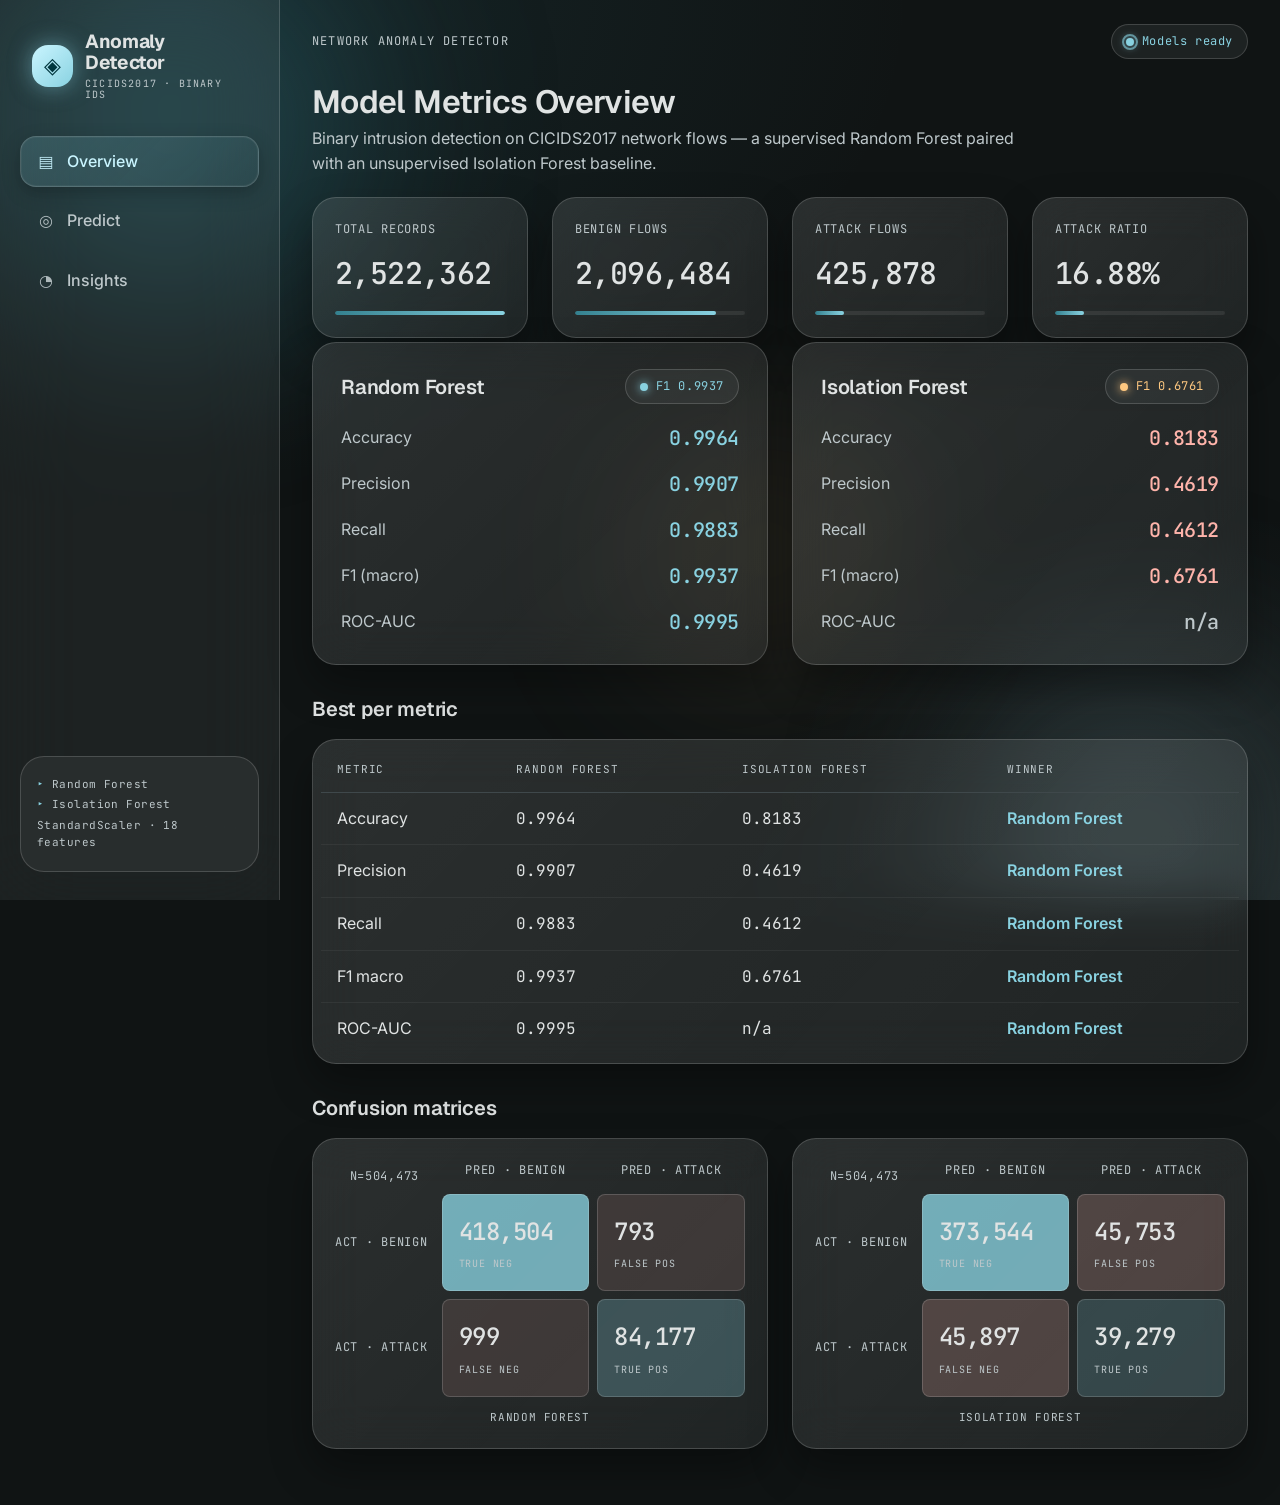
<file: docs/index.html>
<!DOCTYPE html>
<html lang="en">
<head>
  <meta charset="utf-8">
  <meta name="viewport" content="width=device-width, initial-scale=1.0">
  <title>Overview — Network Anomaly Detector</title>
  <link rel="preconnect" href="https://fonts.googleapis.com">
  <link rel="preconnect" href="https://fonts.gstatic.com" crossorigin>
  <link href="https://fonts.googleapis.com/css2?family=Geist:wght@500;600;700&family=Inter:wght@400;500;600&family=JetBrains+Mono:wght@400;500;700&display=swap" rel="stylesheet">
  <link rel="stylesheet" href="static/style.css">
</head>
<body>
  <div class="liquid-bg" aria-hidden="true">
    <div class="blob blob-1"></div>
    <div class="blob blob-2"></div>
    <div class="blob blob-3"></div>
  </div>

  <div class="layout">
    <nav class="sidebar">
      <div class="brand">
        <span class="brand-mark">◈</span>
        <span class="brand-text">Anomaly Detector<small>CICIDS2017 · Binary IDS</small></span>
      </div>
      <ul class="nav-links">
        <li><a href="index.html" class="active"><span class="ico">▤</span> Overview</a></li>
        <li><a href="predict.html" class=""><span class="ico">◎</span> Predict</a></li>
        <li><a href="insights.html" class=""><span class="ico">◔</span> Insights</a></li>
      </ul>
      <div class="sidebar-footer">
        <p><span class="accent">▸</span> Random Forest</p>
        <p><span class="accent">▸</span> Isolation Forest</p>
        <p>StandardScaler · 18 features</p>
      </div>
    </nav>

    <main class="content">
      <div class="topbar">
        <span class="crumb">Network Anomaly Detector</span>
        
          
            <span class="chip ready pulse"><span class="dot"></span> Models ready</span>
          
        
      </div>

      
        
      

      

      
<header>
  <h1>Model Metrics Overview</h1>
  <p class="subtitle">Binary intrusion detection on CICIDS2017 network flows —
  a supervised Random Forest paired with an unsupervised Isolation Forest baseline.</p>
</header>


  
  <section class="stat-strip">
    <div class="stat glass">
      <span class="data-sm stat-label">Total records</span>
      <span class="stat-num">2,522,362</span>
      <div class="bar"><span style="width:100%"></span></div>
    </div>
    <div class="stat glass">
      <span class="data-sm stat-label">Benign flows</span>
      <span class="stat-num good">2,096,484</span>
      <div class="bar"><span style="width:83.1%"></span></div>
    </div>
    <div class="stat glass">
      <span class="data-sm stat-label">Attack flows</span>
      <span class="stat-num bad">425,878</span>
      <div class="bar"><span style="width:16.9%"></span></div>
    </div>
    <div class="stat glass">
      <span class="data-sm stat-label">Attack ratio</span>
      <span class="stat-num">16.88%</span>
      <div class="bar"><span style="width:16.9%"></span></div>
    </div>
  </section>

  <section class="cards">
    
    <div class="card glass">
      <div class="card-head">
        <h2>Random Forest</h2>
        <span class="chip ready">
          <span class="dot"></span> F1 0.9937
        </span>
      </div>
      <dl class="metrics">
        <dt>Accuracy</dt><dd class="good">0.9964</dd>
        <dt>Precision</dt><dd class="good">0.9907</dd>
        <dt>Recall</dt><dd class="good">0.9883</dd>
        <dt>F1 (macro)</dt><dd class="good">0.9937</dd>
        <dt>ROC-AUC</dt><dd class="good">0.9995</dd>
      </dl>
    </div>
    
    <div class="card glass">
      <div class="card-head">
        <h2>Isolation Forest</h2>
        <span class="chip warn">
          <span class="dot"></span> F1 0.6761
        </span>
      </div>
      <dl class="metrics">
        <dt>Accuracy</dt><dd class="bad">0.8183</dd>
        <dt>Precision</dt><dd class="bad">0.4619</dd>
        <dt>Recall</dt><dd class="bad">0.4612</dd>
        <dt>F1 (macro)</dt><dd class="bad">0.6761</dd>
        <dt>ROC-AUC</dt><dd class="na">n/a</dd>
      </dl>
    </div>
    
  </section>

  
  
  <section>
    <h2>Best per metric</h2>
    <div class="glass table-wrap">
      <table class="compare">
        <thead><tr><th>Metric</th><th>Random Forest</th><th>Isolation Forest</th><th>Winner</th></tr></thead>
        <tbody>
          
          
          
          <tr>
            <td>Accuracy</td>
            <td class="mono">0.9964</td><td class="mono">0.8183</td>
            <td class="winner">Random Forest</td>
          </tr>
          
          
          
          <tr>
            <td>Precision</td>
            <td class="mono">0.9907</td><td class="mono">0.4619</td>
            <td class="winner">Random Forest</td>
          </tr>
          
          
          
          <tr>
            <td>Recall</td>
            <td class="mono">0.9883</td><td class="mono">0.4612</td>
            <td class="winner">Random Forest</td>
          </tr>
          
          
          
          <tr>
            <td>F1 macro</td>
            <td class="mono">0.9937</td><td class="mono">0.6761</td>
            <td class="winner">Random Forest</td>
          </tr>
          
          
          
          <tr>
            <td>ROC-AUC</td>
            <td class="mono">0.9995</td><td class="mono">n/a</td>
            <td class="winner">Random Forest</td>
          </tr>
          
        </tbody>
      </table>
    </div>
  </section>
  

  
  <section>
    <h2>Confusion matrices</h2>
    <div class="chart-row">
      



<figure class="glass chartcard">
  <div class="cm">
    <div class="cm-corner data-sm">n=504,473</div>
    <div class="cm-colh data-sm">Pred · Benign</div>
    <div class="cm-colh data-sm">Pred · Attack</div>
    <div class="cm-rowh data-sm">Act · Benign</div>
    <div class="cm-cell correct" style="--o:0.78"><span class="v">418,504</span><span class="k">True Neg</span></div>
    <div class="cm-cell wrong" style="--o:0.121"><span class="v">793</span><span class="k">False Pos</span></div>
    <div class="cm-rowh data-sm">Act · Attack</div>
    <div class="cm-cell wrong" style="--o:0.122"><span class="v">999</span><span class="k">False Neg</span></div>
    <div class="cm-cell correct" style="--o:0.253"><span class="v">84,177</span><span class="k">True Pos</span></div>
  </div>
  <figcaption>Random Forest</figcaption>
</figure>

      



<figure class="glass chartcard">
  <div class="cm">
    <div class="cm-corner data-sm">n=504,473</div>
    <div class="cm-colh data-sm">Pred · Benign</div>
    <div class="cm-colh data-sm">Pred · Attack</div>
    <div class="cm-rowh data-sm">Act · Benign</div>
    <div class="cm-cell correct" style="--o:0.78"><span class="v">373,544</span><span class="k">True Neg</span></div>
    <div class="cm-cell wrong" style="--o:0.201"><span class="v">45,753</span><span class="k">False Pos</span></div>
    <div class="cm-rowh data-sm">Act · Attack</div>
    <div class="cm-cell wrong" style="--o:0.201"><span class="v">45,897</span><span class="k">False Neg</span></div>
    <div class="cm-cell correct" style="--o:0.189"><span class="v">39,279</span><span class="k">True Pos</span></div>
  </div>
  <figcaption>Isolation Forest</figcaption>
</figure>

    </div>
  </section>
  


    </main>
  </div>
</body>
</html>
</file>
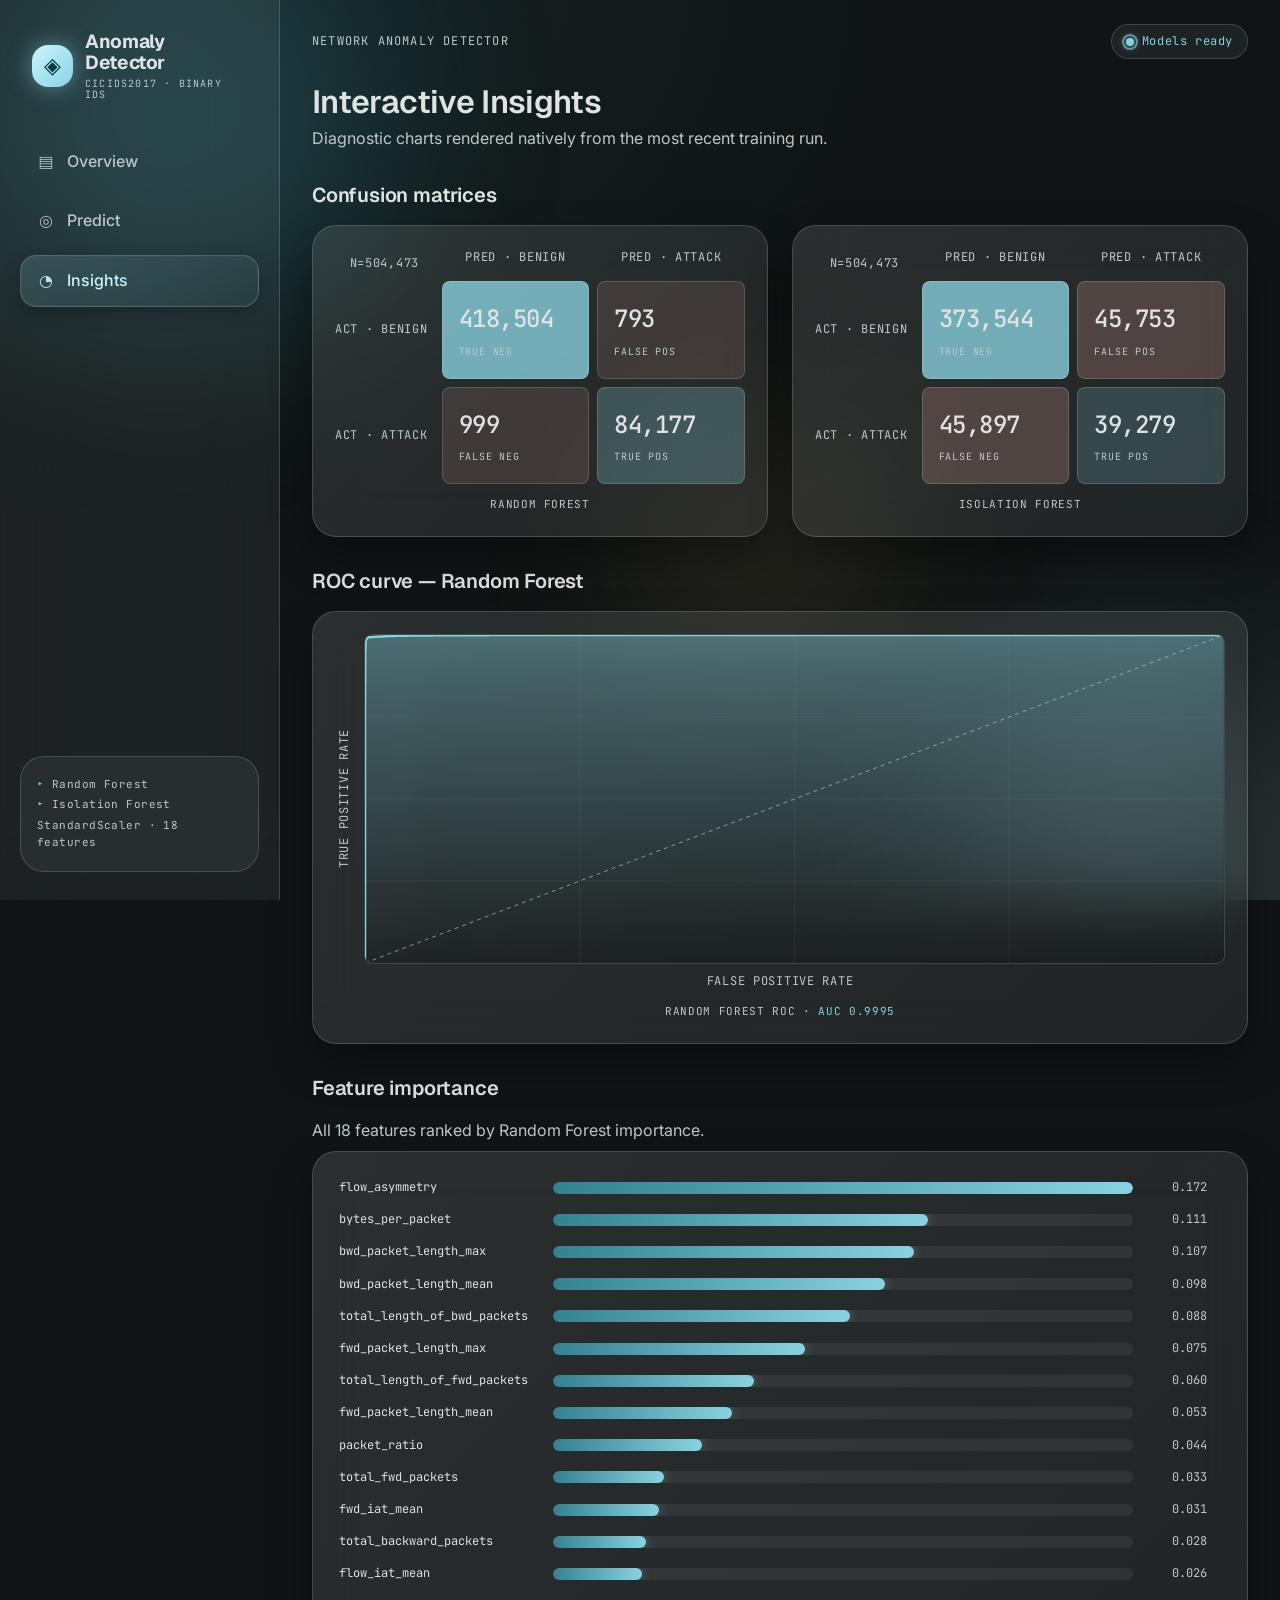
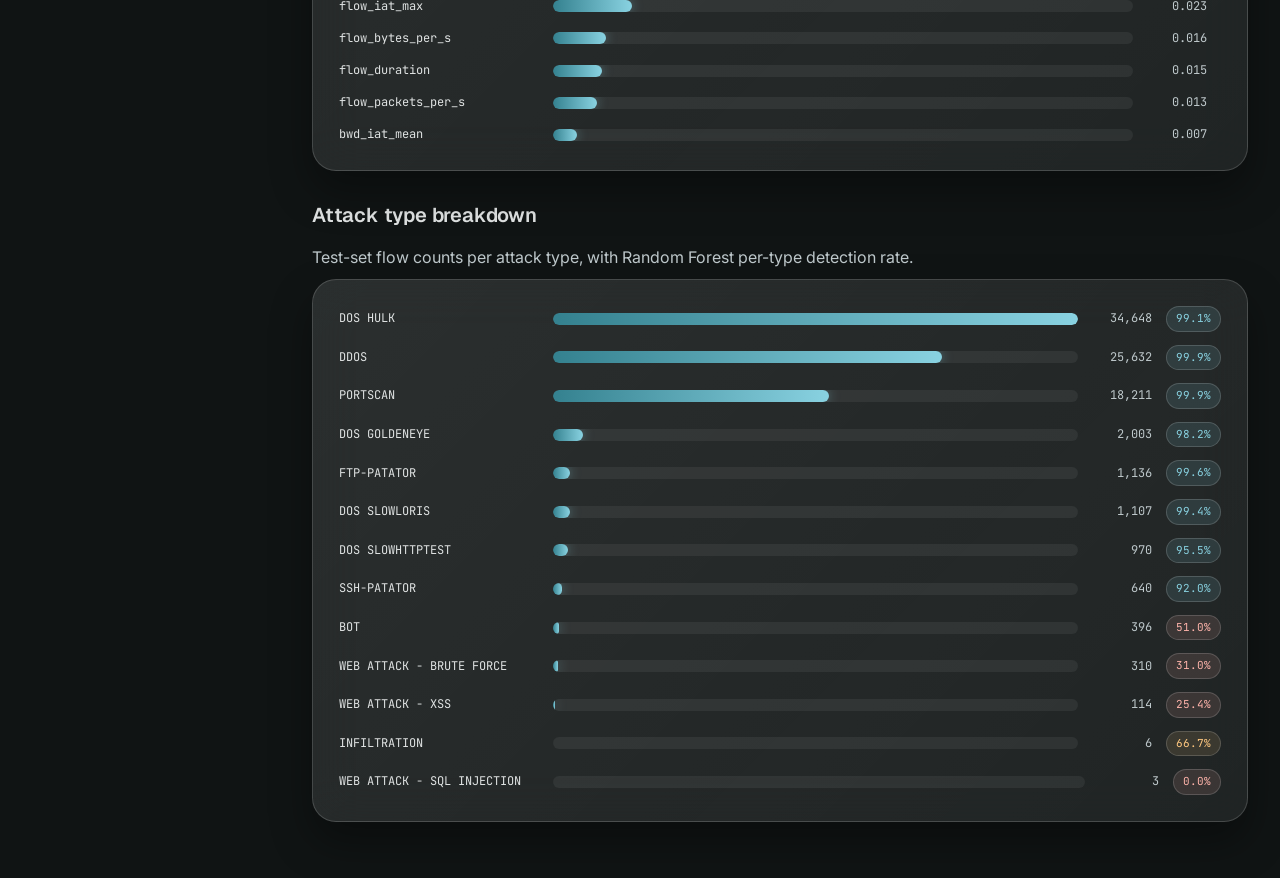
<file: docs/insights.html>
<!DOCTYPE html>
<html lang="en">
<head>
  <meta charset="utf-8">
  <meta name="viewport" content="width=device-width, initial-scale=1.0">
  <title>Insights — Network Anomaly Detector</title>
  <link rel="preconnect" href="https://fonts.googleapis.com">
  <link rel="preconnect" href="https://fonts.gstatic.com" crossorigin>
  <link href="https://fonts.googleapis.com/css2?family=Geist:wght@500;600;700&family=Inter:wght@400;500;600&family=JetBrains+Mono:wght@400;500;700&display=swap" rel="stylesheet">
  <link rel="stylesheet" href="static/style.css">
</head>
<body>
  <div class="liquid-bg" aria-hidden="true">
    <div class="blob blob-1"></div>
    <div class="blob blob-2"></div>
    <div class="blob blob-3"></div>
  </div>

  <div class="layout">
    <nav class="sidebar">
      <div class="brand">
        <span class="brand-mark">◈</span>
        <span class="brand-text">Anomaly Detector<small>CICIDS2017 · Binary IDS</small></span>
      </div>
      <ul class="nav-links">
        <li><a href="index.html" class=""><span class="ico">▤</span> Overview</a></li>
        <li><a href="predict.html" class=""><span class="ico">◎</span> Predict</a></li>
        <li><a href="insights.html" class="active"><span class="ico">◔</span> Insights</a></li>
      </ul>
      <div class="sidebar-footer">
        <p><span class="accent">▸</span> Random Forest</p>
        <p><span class="accent">▸</span> Isolation Forest</p>
        <p>StandardScaler · 18 features</p>
      </div>
    </nav>

    <main class="content">
      <div class="topbar">
        <span class="crumb">Network Anomaly Detector</span>
        
          
            <span class="chip ready pulse"><span class="dot"></span> Models ready</span>
          
        
      </div>

      
        
      

      

      
<header>
  <h1>Interactive Insights</h1>
  <p class="subtitle">Diagnostic charts rendered natively from the most recent training run.</p>
</header>



<section>
  <h2>Confusion matrices</h2>
  <div class="chart-row">
    



<figure class="glass chartcard">
  <div class="cm">
    <div class="cm-corner data-sm">n=504,473</div>
    <div class="cm-colh data-sm">Pred · Benign</div>
    <div class="cm-colh data-sm">Pred · Attack</div>
    <div class="cm-rowh data-sm">Act · Benign</div>
    <div class="cm-cell correct" style="--o:0.78"><span class="v">418,504</span><span class="k">True Neg</span></div>
    <div class="cm-cell wrong" style="--o:0.121"><span class="v">793</span><span class="k">False Pos</span></div>
    <div class="cm-rowh data-sm">Act · Attack</div>
    <div class="cm-cell wrong" style="--o:0.122"><span class="v">999</span><span class="k">False Neg</span></div>
    <div class="cm-cell correct" style="--o:0.253"><span class="v">84,177</span><span class="k">True Pos</span></div>
  </div>
  <figcaption>Random Forest</figcaption>
</figure>

    



<figure class="glass chartcard">
  <div class="cm">
    <div class="cm-corner data-sm">n=504,473</div>
    <div class="cm-colh data-sm">Pred · Benign</div>
    <div class="cm-colh data-sm">Pred · Attack</div>
    <div class="cm-rowh data-sm">Act · Benign</div>
    <div class="cm-cell correct" style="--o:0.78"><span class="v">373,544</span><span class="k">True Neg</span></div>
    <div class="cm-cell wrong" style="--o:0.201"><span class="v">45,753</span><span class="k">False Pos</span></div>
    <div class="cm-rowh data-sm">Act · Attack</div>
    <div class="cm-cell wrong" style="--o:0.201"><span class="v">45,897</span><span class="k">False Neg</span></div>
    <div class="cm-cell correct" style="--o:0.189"><span class="v">39,279</span><span class="k">True Pos</span></div>
  </div>
  <figcaption>Isolation Forest</figcaption>
</figure>

  </div>
</section>


<section>
  <h2>ROC curve — Random Forest</h2>
  

<figure class="glass chartcard">
  <div class="roc-plot">
    <span class="axis-y data-sm">True Positive Rate</span>
    <svg viewBox="0 0 100 100" preserveAspectRatio="none" class="roc-svg" role="img" aria-label="ROC curve">
      <defs>
        <linearGradient id="rocfill" x1="0" y1="0" x2="0" y2="1">
          <stop offset="0%" stop-color="rgba(137,210,225,0.40)"/>
          <stop offset="100%" stop-color="rgba(137,210,225,0)"/>
        </linearGradient>
      </defs>
      
        <line x1="25" y1="0" x2="25" y2="100" class="roc-grid" vector-effect="non-scaling-stroke"/>
        <line x1="0" y1="25" x2="100" y2="25" class="roc-grid" vector-effect="non-scaling-stroke"/>
      
        <line x1="50" y1="0" x2="50" y2="100" class="roc-grid" vector-effect="non-scaling-stroke"/>
        <line x1="0" y1="50" x2="100" y2="50" class="roc-grid" vector-effect="non-scaling-stroke"/>
      
        <line x1="75" y1="0" x2="75" y2="100" class="roc-grid" vector-effect="non-scaling-stroke"/>
        <line x1="0" y1="75" x2="100" y2="75" class="roc-grid" vector-effect="non-scaling-stroke"/>
      
      <line x1="0" y1="100" x2="100" y2="0" class="roc-diag" vector-effect="non-scaling-stroke"/>
      <polygon points="0.0,100.0 0.0,30.64 0.0,27.63 0.0,26.29 0.0,23.73 0.01,18.85 0.01,16.79 0.01,15.2 0.01,14.73 0.02,13.89 0.02,11.6 0.02,10.26 0.03,7.47 0.03,6.05 0.04,4.57 0.06,3.54 0.07,2.8 0.07,2.51 0.07,2.34 0.07,2.2 0.08,2.1 0.08,1.97 0.08,1.88 0.09,1.78 0.09,1.71 0.09,1.65 0.1,1.6 0.11,1.56 0.11,1.53 0.12,1.48 0.13,1.44 0.14,1.4 0.14,1.36 0.15,1.33 0.15,1.29 0.16,1.26 0.17,1.23 0.18,1.19 0.19,1.16 0.2,1.13 0.21,1.07 0.21,1.01 0.22,0.95 0.22,0.89 0.23,0.84 0.23,0.8 0.24,0.77 0.25,0.73 0.27,0.7 0.28,0.69 0.3,0.68 0.33,0.68 0.39,0.67 0.46,0.67 0.49,0.67 0.53,0.67 0.56,0.66 0.6,0.66 0.64,0.66 0.68,0.66 0.7,0.66 0.73,0.65 0.76,0.65 0.8,0.64 0.82,0.64 0.84,0.63 0.87,0.62 0.89,0.61 0.92,0.61 0.94,0.6 0.97,0.59 0.99,0.59 1.03,0.58 1.05,0.57 1.09,0.56 1.12,0.56 1.17,0.55 1.2,0.54 1.24,0.54 1.28,0.53 1.33,0.52 1.39,0.51 1.44,0.51 1.5,0.5 1.57,0.49 1.61,0.48 1.68,0.47 1.79,0.46 1.89,0.45 1.99,0.44 2.16,0.42 2.36,0.39 2.53,0.37 2.73,0.34 2.95,0.31 3.27,0.29 3.5,0.28 3.65,0.26 3.86,0.25 4.1,0.23 4.35,0.23 4.62,0.22 4.78,0.2 4.92,0.2 5.12,0.19 5.29,0.18 5.59,0.18 5.86,0.17 6.08,0.16 6.49,0.15 6.83,0.14 6.95,0.14 7.07,0.14 7.25,0.13 7.62,0.12 8.16,0.11 9.03,0.1 9.43,0.1 10.05,0.09 10.78,0.08 11.25,0.07 11.44,0.07 11.62,0.07 11.67,0.06 12.48,0.06 12.6,0.06 13.06,0.05 13.13,0.05 13.35,0.05 13.42,0.05 13.53,0.05 13.64,0.05 13.72,0.05 13.79,0.04 13.85,0.04 13.98,0.04 14.19,0.04 14.71,0.03 15.0,0.03 16.2,0.03 100.0,0.0 100,100 0,100" fill="url(#rocfill)"/>
      <polyline points="0.0,100.0 0.0,30.64 0.0,27.63 0.0,26.29 0.0,23.73 0.01,18.85 0.01,16.79 0.01,15.2 0.01,14.73 0.02,13.89 0.02,11.6 0.02,10.26 0.03,7.47 0.03,6.05 0.04,4.57 0.06,3.54 0.07,2.8 0.07,2.51 0.07,2.34 0.07,2.2 0.08,2.1 0.08,1.97 0.08,1.88 0.09,1.78 0.09,1.71 0.09,1.65 0.1,1.6 0.11,1.56 0.11,1.53 0.12,1.48 0.13,1.44 0.14,1.4 0.14,1.36 0.15,1.33 0.15,1.29 0.16,1.26 0.17,1.23 0.18,1.19 0.19,1.16 0.2,1.13 0.21,1.07 0.21,1.01 0.22,0.95 0.22,0.89 0.23,0.84 0.23,0.8 0.24,0.77 0.25,0.73 0.27,0.7 0.28,0.69 0.3,0.68 0.33,0.68 0.39,0.67 0.46,0.67 0.49,0.67 0.53,0.67 0.56,0.66 0.6,0.66 0.64,0.66 0.68,0.66 0.7,0.66 0.73,0.65 0.76,0.65 0.8,0.64 0.82,0.64 0.84,0.63 0.87,0.62 0.89,0.61 0.92,0.61 0.94,0.6 0.97,0.59 0.99,0.59 1.03,0.58 1.05,0.57 1.09,0.56 1.12,0.56 1.17,0.55 1.2,0.54 1.24,0.54 1.28,0.53 1.33,0.52 1.39,0.51 1.44,0.51 1.5,0.5 1.57,0.49 1.61,0.48 1.68,0.47 1.79,0.46 1.89,0.45 1.99,0.44 2.16,0.42 2.36,0.39 2.53,0.37 2.73,0.34 2.95,0.31 3.27,0.29 3.5,0.28 3.65,0.26 3.86,0.25 4.1,0.23 4.35,0.23 4.62,0.22 4.78,0.2 4.92,0.2 5.12,0.19 5.29,0.18 5.59,0.18 5.86,0.17 6.08,0.16 6.49,0.15 6.83,0.14 6.95,0.14 7.07,0.14 7.25,0.13 7.62,0.12 8.16,0.11 9.03,0.1 9.43,0.1 10.05,0.09 10.78,0.08 11.25,0.07 11.44,0.07 11.62,0.07 11.67,0.06 12.48,0.06 12.6,0.06 13.06,0.05 13.13,0.05 13.35,0.05 13.42,0.05 13.53,0.05 13.64,0.05 13.72,0.05 13.79,0.04 13.85,0.04 13.98,0.04 14.19,0.04 14.71,0.03 15.0,0.03 16.2,0.03 100.0,0.0 " class="roc-line" vector-effect="non-scaling-stroke"/>
    </svg>
  </div>
  <div class="axis-x data-sm">False Positive Rate</div>
  <figcaption>Random Forest ROC · <span class="good">AUC 0.9995</span></figcaption>
</figure>

</section>



<section>
  <h2>Feature importance</h2>
  <p class="subtitle">All 18 features ranked by Random Forest importance.</p>
  


<div class="glass chartcard bars">
  
  <div class="bar-row">
    <span class="bar-label mono">flow_asymmetry</span>
    <div class="bar-track"><span class="bar-fill" style="width:100.0%"></span></div>
    <span class="bar-val mono">0.172</span>
  </div>
  
  <div class="bar-row">
    <span class="bar-label mono">bytes_per_packet</span>
    <div class="bar-track"><span class="bar-fill" style="width:64.6%"></span></div>
    <span class="bar-val mono">0.111</span>
  </div>
  
  <div class="bar-row">
    <span class="bar-label mono">bwd_packet_length_max</span>
    <div class="bar-track"><span class="bar-fill" style="width:62.3%"></span></div>
    <span class="bar-val mono">0.107</span>
  </div>
  
  <div class="bar-row">
    <span class="bar-label mono">bwd_packet_length_mean</span>
    <div class="bar-track"><span class="bar-fill" style="width:57.2%"></span></div>
    <span class="bar-val mono">0.098</span>
  </div>
  
  <div class="bar-row">
    <span class="bar-label mono">total_length_of_bwd_packets</span>
    <div class="bar-track"><span class="bar-fill" style="width:51.2%"></span></div>
    <span class="bar-val mono">0.088</span>
  </div>
  
  <div class="bar-row">
    <span class="bar-label mono">fwd_packet_length_max</span>
    <div class="bar-track"><span class="bar-fill" style="width:43.5%"></span></div>
    <span class="bar-val mono">0.075</span>
  </div>
  
  <div class="bar-row">
    <span class="bar-label mono">total_length_of_fwd_packets</span>
    <div class="bar-track"><span class="bar-fill" style="width:34.6%"></span></div>
    <span class="bar-val mono">0.060</span>
  </div>
  
  <div class="bar-row">
    <span class="bar-label mono">fwd_packet_length_mean</span>
    <div class="bar-track"><span class="bar-fill" style="width:30.9%"></span></div>
    <span class="bar-val mono">0.053</span>
  </div>
  
  <div class="bar-row">
    <span class="bar-label mono">packet_ratio</span>
    <div class="bar-track"><span class="bar-fill" style="width:25.7%"></span></div>
    <span class="bar-val mono">0.044</span>
  </div>
  
  <div class="bar-row">
    <span class="bar-label mono">total_fwd_packets</span>
    <div class="bar-track"><span class="bar-fill" style="width:19.1%"></span></div>
    <span class="bar-val mono">0.033</span>
  </div>
  
  <div class="bar-row">
    <span class="bar-label mono">fwd_iat_mean</span>
    <div class="bar-track"><span class="bar-fill" style="width:18.3%"></span></div>
    <span class="bar-val mono">0.031</span>
  </div>
  
  <div class="bar-row">
    <span class="bar-label mono">total_backward_packets</span>
    <div class="bar-track"><span class="bar-fill" style="width:16.1%"></span></div>
    <span class="bar-val mono">0.028</span>
  </div>
  
  <div class="bar-row">
    <span class="bar-label mono">flow_iat_mean</span>
    <div class="bar-track"><span class="bar-fill" style="width:15.3%"></span></div>
    <span class="bar-val mono">0.026</span>
  </div>
  
  <div class="bar-row">
    <span class="bar-label mono">flow_iat_max</span>
    <div class="bar-track"><span class="bar-fill" style="width:13.6%"></span></div>
    <span class="bar-val mono">0.023</span>
  </div>
  
  <div class="bar-row">
    <span class="bar-label mono">flow_bytes_per_s</span>
    <div class="bar-track"><span class="bar-fill" style="width:9.2%"></span></div>
    <span class="bar-val mono">0.016</span>
  </div>
  
  <div class="bar-row">
    <span class="bar-label mono">flow_duration</span>
    <div class="bar-track"><span class="bar-fill" style="width:8.5%"></span></div>
    <span class="bar-val mono">0.015</span>
  </div>
  
  <div class="bar-row">
    <span class="bar-label mono">flow_packets_per_s</span>
    <div class="bar-track"><span class="bar-fill" style="width:7.5%"></span></div>
    <span class="bar-val mono">0.013</span>
  </div>
  
  <div class="bar-row">
    <span class="bar-label mono">bwd_iat_mean</span>
    <div class="bar-track"><span class="bar-fill" style="width:4.2%"></span></div>
    <span class="bar-val mono">0.007</span>
  </div>
  
</div>

</section>



<section>
  <h2>Attack type breakdown</h2>
  <p class="subtitle">Test-set flow counts per attack type, with Random Forest per-type detection rate.</p>
  


<div class="glass chartcard bars">
  
  <div class="bar-row">
    <span class="bar-label mono">DOS HULK</span>
    <div class="bar-track"><span class="bar-fill" style="width:100.0%"></span></div>
    <span class="bar-val mono">34,648</span>
    <span class="rate good">99.1%</span>
  </div>
  
  <div class="bar-row">
    <span class="bar-label mono">DDOS</span>
    <div class="bar-track"><span class="bar-fill" style="width:74.0%"></span></div>
    <span class="bar-val mono">25,632</span>
    <span class="rate good">99.9%</span>
  </div>
  
  <div class="bar-row">
    <span class="bar-label mono">PORTSCAN</span>
    <div class="bar-track"><span class="bar-fill" style="width:52.6%"></span></div>
    <span class="bar-val mono">18,211</span>
    <span class="rate good">99.9%</span>
  </div>
  
  <div class="bar-row">
    <span class="bar-label mono">DOS GOLDENEYE</span>
    <div class="bar-track"><span class="bar-fill" style="width:5.8%"></span></div>
    <span class="bar-val mono">2,003</span>
    <span class="rate good">98.2%</span>
  </div>
  
  <div class="bar-row">
    <span class="bar-label mono">FTP-PATATOR</span>
    <div class="bar-track"><span class="bar-fill" style="width:3.3%"></span></div>
    <span class="bar-val mono">1,136</span>
    <span class="rate good">99.6%</span>
  </div>
  
  <div class="bar-row">
    <span class="bar-label mono">DOS SLOWLORIS</span>
    <div class="bar-track"><span class="bar-fill" style="width:3.2%"></span></div>
    <span class="bar-val mono">1,107</span>
    <span class="rate good">99.4%</span>
  </div>
  
  <div class="bar-row">
    <span class="bar-label mono">DOS SLOWHTTPTEST</span>
    <div class="bar-track"><span class="bar-fill" style="width:2.8%"></span></div>
    <span class="bar-val mono">970</span>
    <span class="rate good">95.5%</span>
  </div>
  
  <div class="bar-row">
    <span class="bar-label mono">SSH-PATATOR</span>
    <div class="bar-track"><span class="bar-fill" style="width:1.8%"></span></div>
    <span class="bar-val mono">640</span>
    <span class="rate good">92.0%</span>
  </div>
  
  <div class="bar-row">
    <span class="bar-label mono">BOT</span>
    <div class="bar-track"><span class="bar-fill" style="width:1.1%"></span></div>
    <span class="bar-val mono">396</span>
    <span class="rate bad">51.0%</span>
  </div>
  
  <div class="bar-row">
    <span class="bar-label mono">WEB ATTACK - BRUTE FORCE</span>
    <div class="bar-track"><span class="bar-fill" style="width:0.9%"></span></div>
    <span class="bar-val mono">310</span>
    <span class="rate bad">31.0%</span>
  </div>
  
  <div class="bar-row">
    <span class="bar-label mono">WEB ATTACK - XSS</span>
    <div class="bar-track"><span class="bar-fill" style="width:0.3%"></span></div>
    <span class="bar-val mono">114</span>
    <span class="rate bad">25.4%</span>
  </div>
  
  <div class="bar-row">
    <span class="bar-label mono">INFILTRATION</span>
    <div class="bar-track"><span class="bar-fill" style="width:0.0%"></span></div>
    <span class="bar-val mono">6</span>
    <span class="rate ok">66.7%</span>
  </div>
  
  <div class="bar-row">
    <span class="bar-label mono">WEB ATTACK - SQL INJECTION</span>
    <div class="bar-track"><span class="bar-fill" style="width:0.0%"></span></div>
    <span class="bar-val mono">3</span>
    <span class="rate bad">0.0%</span>
  </div>
  
</div>

</section>



    </main>
  </div>
</body>
</html>
</file>
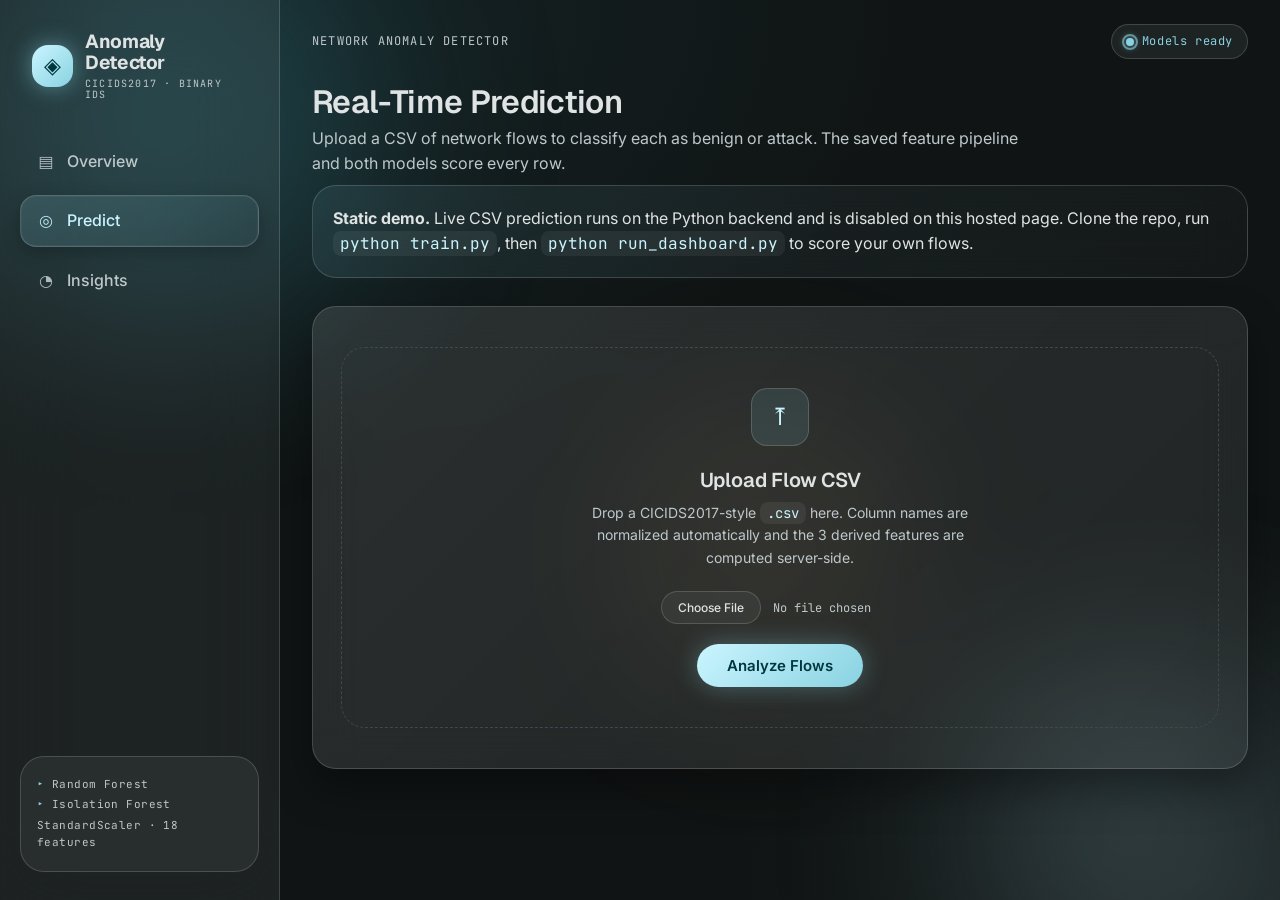
<file: docs/predict.html>
<!DOCTYPE html>
<html lang="en">
<head>
  <meta charset="utf-8">
  <meta name="viewport" content="width=device-width, initial-scale=1.0">
  <title>Predict — Network Anomaly Detector</title>
  <link rel="preconnect" href="https://fonts.googleapis.com">
  <link rel="preconnect" href="https://fonts.gstatic.com" crossorigin>
  <link href="https://fonts.googleapis.com/css2?family=Geist:wght@500;600;700&family=Inter:wght@400;500;600&family=JetBrains+Mono:wght@400;500;700&display=swap" rel="stylesheet">
  <link rel="stylesheet" href="static/style.css">
</head>
<body>
  <div class="liquid-bg" aria-hidden="true">
    <div class="blob blob-1"></div>
    <div class="blob blob-2"></div>
    <div class="blob blob-3"></div>
  </div>

  <div class="layout">
    <nav class="sidebar">
      <div class="brand">
        <span class="brand-mark">◈</span>
        <span class="brand-text">Anomaly Detector<small>CICIDS2017 · Binary IDS</small></span>
      </div>
      <ul class="nav-links">
        <li><a href="index.html" class=""><span class="ico">▤</span> Overview</a></li>
        <li><a href="predict.html" class="active"><span class="ico">◎</span> Predict</a></li>
        <li><a href="insights.html" class=""><span class="ico">◔</span> Insights</a></li>
      </ul>
      <div class="sidebar-footer">
        <p><span class="accent">▸</span> Random Forest</p>
        <p><span class="accent">▸</span> Isolation Forest</p>
        <p>StandardScaler · 18 features</p>
      </div>
    </nav>

    <main class="content">
      <div class="topbar">
        <span class="crumb">Network Anomaly Detector</span>
        
          
            <span class="chip ready pulse"><span class="dot"></span> Models ready</span>
          
        
      </div>

      
        
      

      

      
<header>
  <h1>Real-Time Prediction</h1>
  <p class="subtitle">Upload a CSV of network flows to classify each as benign or
  attack. The saved feature pipeline and both models score every row.</p>
</header>


<div class="notice">
  <p><strong>Static demo.</strong> Live CSV prediction runs on the Python backend and
  is disabled on this hosted page. Clone the repo, run <code>python train.py</code>,
  then <code>python run_dashboard.py</code> to score your own flows.</p>
</div>



<section>
  <form class="upload-form glass" method="post" enctype="multipart/form-data">
    <div class="drop">
      <div class="upload-icon">⤒</div>
      <h2>Upload Flow CSV</h2>
      <p class="hint">Drop a CICIDS2017-style <code>.csv</code> here. Column names are
      normalized automatically and the 3 derived features are computed server-side.</p>
      <input type="file" id="file" name="file" accept=".csv" disabled>
      <div><button type="submit" class="btn" disabled>Analyze Flows</button></div>
    </div>
  </form>
</section>




    </main>
  </div>
</body>
</html>
</file>
<file: docs/static/style.css>
/* ==========================================================================
   Network Anomaly Detector — "Liquid Intelligence" glassmorphic theme.
   Design tokens adapted from DESIGN.md (teal/slate dark palette, frosted glass,
   Geist / Inter / JetBrains Mono). Functionality unchanged from the base app.
   ========================================================================== */

:root {
  /* Surfaces & neutrals */
  --background: #101414;
  --surface-container-lowest: #0b0f0f;
  --surface-container-low: #181c1d;
  --surface-container: #1c2021;
  --surface-container-high: #272b2b;
  --surface-container-highest: #313636;
  --on-surface: #e0e3e3;
  --on-surface-variant: #bec8cb;
  --outline: #899295;
  --outline-variant: #3f484b;

  /* Accents */
  --primary: #caf5ff;          /* light cyan text/accent */
  --primary-glow: #89d2e1;     /* teal glow / good state */
  --teal-deep: #34818f;        /* liquid mesh */
  --slate: #617b81;            /* liquid mesh */
  --secondary: #b0cbd2;
  --tertiary: #ffc880;         /* amber — warnings / acceptable */
  --tertiary-dim: #f3bd76;
  --error: #ffb4ab;            /* danger / needs attention */

  /* Glass recipe */
  --glass-fill: rgba(116, 120, 120, 0.14);
  --glass-fill-strong: rgba(116, 120, 120, 0.22);
  --glass-border: rgba(255, 255, 255, 0.16);
  --glass-blur: blur(24px);
  --sidebar-blur: blur(40px);
  --card-shadow: 0 20px 40px rgba(0, 0, 0, 0.34);

  /* Type */
  --font-head: "Geist", "Inter", system-ui, sans-serif;
  --font-body: "Inter", system-ui, sans-serif;
  --font-mono: "JetBrains Mono", "SFMono-Regular", "Consolas", monospace;

  /* Shape & spacing */
  --r-sm: 0.5rem;
  --r: 1rem;
  --r-md: 1.5rem;
  --r-lg: 2rem;
  --r-full: 9999px;
  --sidebar-w: 280px;
  --pad: 32px;
  --gutter: 24px;
}

* { box-sizing: border-box; }

html, body { height: 100%; }

body {
  margin: 0;
  font-family: var(--font-body);
  font-size: 16px;
  line-height: 1.6;
  color: var(--on-surface);
  background: var(--background);
  -webkit-font-smoothing: antialiased;
}

/* --- Animated "liquid" background ---------------------------------------- */
.liquid-bg {
  position: fixed;
  inset: 0;
  z-index: -1;
  overflow: hidden;
  background:
    radial-gradient(1200px 800px at 15% 0%, rgba(52, 129, 143, 0.16), transparent 60%),
    radial-gradient(1000px 700px at 100% 100%, rgba(97, 123, 129, 0.14), transparent 55%),
    var(--background);
}
.liquid-bg .blob {
  position: absolute;
  border-radius: 50%;
  filter: blur(90px);
  opacity: 0.55;
  will-change: transform;
}
.blob-1 { width: 540px; height: 540px; top: -140px; left: -100px;
  background: radial-gradient(circle, var(--teal-deep), transparent 70%);
  animation: drift1 26s ease-in-out infinite; }
.blob-2 { width: 460px; height: 460px; bottom: -160px; right: -80px;
  background: radial-gradient(circle, var(--slate), transparent 70%);
  animation: drift2 32s ease-in-out infinite; }
.blob-3 { width: 380px; height: 380px; top: 40%; left: 45%;
  background: radial-gradient(circle, rgba(255, 200, 128, 0.30), transparent 70%);
  animation: drift3 38s ease-in-out infinite; }

@keyframes drift1 { 0%,100% { transform: translate(0,0) scale(1); } 50% { transform: translate(120px, 80px) scale(1.12); } }
@keyframes drift2 { 0%,100% { transform: translate(0,0) scale(1); } 50% { transform: translate(-100px, -70px) scale(1.08); } }
@keyframes drift3 { 0%,100% { transform: translate(0,0) scale(1); } 50% { transform: translate(-80px, 60px) scale(1.15); } }

@media (prefers-reduced-motion: reduce) {
  .blob { animation: none; }
  .chip.pulse::before { animation: none; }
}

/* --- Layout -------------------------------------------------------------- */
.layout { display: flex; min-height: 100vh; }

/* Sidebar (deepest glass layer) */
.sidebar {
  position: sticky;
  top: 0;
  align-self: flex-start;
  width: var(--sidebar-w);
  flex-shrink: 0;
  height: 100vh;
  padding: 28px 20px;
  display: flex;
  flex-direction: column;
  background: var(--glass-fill);
  backdrop-filter: var(--sidebar-blur);
  -webkit-backdrop-filter: var(--sidebar-blur);
  border-right: 1px solid var(--glass-border);
}
.brand { display: flex; align-items: center; gap: 12px; padding: 4px 12px 28px; }
.brand-mark {
  font-size: 22px;
  width: 42px; height: 42px;
  display: grid; place-items: center;
  color: var(--on-primary, #00363e);
  background: linear-gradient(135deg, var(--primary), var(--primary-glow));
  border-radius: var(--r);
  box-shadow: 0 0 22px rgba(137, 210, 225, 0.5);
}
.brand-text { font-family: var(--font-head); font-weight: 700; font-size: 19px; letter-spacing: -0.02em; line-height: 1.1; }
.brand-text small { display: block; font-family: var(--font-mono); font-size: 10px; font-weight: 400;
  letter-spacing: 0.12em; text-transform: uppercase; color: var(--on-surface-variant); margin-top: 4px; }

.nav-links { list-style: none; margin: 8px 0 0; padding: 0; flex: 1; display: flex; flex-direction: column; gap: 8px; }
.nav-links a {
  display: flex; align-items: center; gap: 12px;
  padding: 12px 16px;
  color: var(--on-surface-variant);
  text-decoration: none;
  border-radius: var(--r);
  font-weight: 500;
  border: 1px solid transparent;
  transition: background 0.2s, color 0.2s, border-color 0.2s;
}
.nav-links a .ico { width: 18px; text-align: center; opacity: 0.9; }
.nav-links a:hover { background: rgba(255, 255, 255, 0.05); color: var(--on-surface); }
.nav-links a.active {
  color: var(--primary);
  background: linear-gradient(135deg, rgba(137, 210, 225, 0.18), rgba(137, 210, 225, 0.06));
  border-color: var(--glass-border);
  box-shadow: inset 0 0 0 1px rgba(255, 255, 255, 0.04), 0 6px 18px rgba(0, 0, 0, 0.25);
}

.sidebar-footer {
  margin-top: 16px;
  padding: 16px;
  border-radius: var(--r-md);
  background: var(--glass-fill);
  border: 1px solid var(--glass-border);
  font-family: var(--font-mono);
  font-size: 11px;
  letter-spacing: 0.04em;
  color: var(--on-surface-variant);
}
.sidebar-footer p { margin: 3px 0; }
.sidebar-footer .accent { color: var(--primary-glow); }

/* Main content */
.content { flex: 1; padding: 24px var(--pad) 56px; min-width: 0; }

/* Topbar */
.topbar {
  display: flex; align-items: center; justify-content: space-between;
  gap: 16px; margin-bottom: 24px;
}
.topbar .crumb { font-family: var(--font-mono); font-size: 12px; letter-spacing: 0.1em;
  text-transform: uppercase; color: var(--on-surface-variant); }

/* --- Glass card ---------------------------------------------------------- */
.glass {
  background:
    linear-gradient(135deg, rgba(255, 255, 255, 0.06), rgba(255, 255, 255, 0.01)),
    var(--glass-fill);
  backdrop-filter: var(--glass-blur);
  -webkit-backdrop-filter: var(--glass-blur);
  border: 1px solid var(--glass-border);
  border-radius: var(--r-md);
  box-shadow: var(--card-shadow);
}

/* --- Typography helpers -------------------------------------------------- */
.display-lg { font-family: var(--font-head); font-size: 44px; font-weight: 700; letter-spacing: -0.04em; line-height: 1.1; margin: 0; }
h1 { font-family: var(--font-head); font-size: 32px; font-weight: 600; letter-spacing: -0.02em; line-height: 1.2; margin: 0 0 4px; }
h2 { font-family: var(--font-head); font-size: 20px; font-weight: 600; letter-spacing: -0.01em; margin: 0 0 14px; }
.subtitle { color: var(--on-surface-variant); margin: 0 0 8px; max-width: 720px; }
.mono { font-family: var(--font-mono); }
.data-sm { font-family: var(--font-mono); font-size: 12px; font-weight: 400; letter-spacing: 0.06em; text-transform: uppercase; color: var(--on-surface-variant); }

section { margin-top: 28px; }

/* --- Chips & status colors ---------------------------------------------- */
.chip {
  display: inline-flex; align-items: center; gap: 8px;
  padding: 7px 14px; border-radius: var(--r-full);
  font-family: var(--font-mono); font-size: 12px; letter-spacing: 0.05em;
  border: 1px solid var(--glass-border); background: var(--glass-fill);
}
.chip .dot { width: 8px; height: 8px; border-radius: 50%; background: var(--primary-glow); box-shadow: 0 0 10px var(--primary-glow); }
.chip.warn { color: var(--tertiary); }
.chip.warn .dot { background: var(--tertiary); box-shadow: 0 0 10px var(--tertiary); }
.chip.ready { color: var(--primary-glow); }
.chip.pulse { position: relative; }
.chip.pulse .dot { position: relative; }
.chip.pulse .dot::after {
  content: ""; position: absolute; inset: -4px; border-radius: 50%;
  border: 2px solid currentColor; opacity: 0.6; animation: pulse 2s ease-out infinite;
}
@keyframes pulse { 0% { transform: scale(0.8); opacity: 0.7; } 100% { transform: scale(2.2); opacity: 0; } }

/* metric value coloring (thresholds from index macro) */
.good { color: var(--primary-glow); }
.ok   { color: var(--tertiary); }
.bad  { color: var(--error); }
.na   { color: var(--on-surface-variant); }

/* --- Notices & flashes --------------------------------------------------- */
.notice, .flash {
  padding: 16px 20px; border-radius: var(--r-md); margin-bottom: 22px;
  border: 1px solid var(--glass-border); backdrop-filter: var(--glass-blur);
}
.notice { background: linear-gradient(135deg, rgba(137, 210, 225, 0.10), rgba(255,255,255,0.02)); }
.flash  { background: linear-gradient(135deg, rgba(255, 200, 128, 0.14), rgba(255,255,255,0.02)); color: var(--tertiary); }
.flash p, .notice p { margin: 4px 0; }
code { font-family: var(--font-mono); background: rgba(255,255,255,0.06); padding: 2px 7px; border-radius: var(--r-sm); color: var(--primary); }

/* --- Stat strip ---------------------------------------------------------- */
.stat-strip { display: grid; grid-template-columns: repeat(4, 1fr); gap: var(--gutter); margin-top: 20px; }
.stat { padding: 22px; }
.stat .stat-label { display: block; margin-bottom: 10px; }
.stat .stat-num { font-family: var(--font-mono); font-size: 30px; font-weight: 500; letter-spacing: -0.02em; color: var(--on-surface); }
.stat .bar { height: 4px; border-radius: var(--r-full); margin-top: 14px; background: rgba(255,255,255,0.08); overflow: hidden; }
.stat .bar > span { display: block; height: 100%; border-radius: var(--r-full); background: linear-gradient(90deg, var(--teal-deep), var(--primary-glow)); }

/* --- Model metric cards -------------------------------------------------- */
.cards { display: grid; grid-template-columns: repeat(2, 1fr); gap: var(--gutter); margin-top: 4px; }
.card { padding: 26px 28px; }
.card .card-head { display: flex; align-items: center; justify-content: space-between; margin-bottom: 18px; }
.card .card-head h2 { margin: 0; }
dl.metrics { display: grid; grid-template-columns: 1fr auto; gap: 14px 12px; margin: 0; }
dl.metrics dt { color: var(--on-surface-variant); align-self: center; }
dl.metrics dd { margin: 0; text-align: right; font-family: var(--font-mono); font-size: 20px; font-weight: 500; letter-spacing: -0.02em; }

/* --- Tables -------------------------------------------------------------- */
.table-wrap { padding: 8px; overflow-x: auto; }
table { border-collapse: collapse; width: 100%; }
th, td { text-align: left; padding: 13px 16px; }
thead th {
  font-family: var(--font-mono); font-size: 11px; letter-spacing: 0.08em; text-transform: uppercase;
  color: var(--on-surface-variant); border-bottom: 1px solid var(--outline-variant); font-weight: 400;
}
tbody td { border-bottom: 1px solid rgba(255,255,255,0.05); }
tbody tr:last-child td { border-bottom: none; }
tbody tr:hover { background: rgba(255,255,255,0.03); }
.compare .winner { color: var(--primary-glow); font-weight: 600; }

/* --- Badges (prediction results) ---------------------------------------- */
.badge {
  display: inline-flex; align-items: center; gap: 7px;
  padding: 5px 13px; border-radius: var(--r-full);
  font-family: var(--font-mono); font-size: 12px; font-weight: 500; letter-spacing: 0.04em;
  border: 1px solid transparent;
}
.badge::before { content: ""; width: 7px; height: 7px; border-radius: 50%; background: currentColor; }
.badge.benign { color: var(--primary-glow); background: rgba(137, 210, 225, 0.12); border-color: rgba(137, 210, 225, 0.3); }
.badge.attack { color: var(--error); background: rgba(255, 180, 171, 0.12); border-color: rgba(255, 180, 171, 0.32); }
.results .feat { font-family: var(--font-mono); font-size: 11px; color: var(--on-surface-variant); max-width: 460px; }

/* --- Summary bar --------------------------------------------------------- */
.summary-bar { padding: 20px 24px; display: flex; flex-wrap: wrap; align-items: center; gap: 18px; }
.summary-bar .metric-pill { display: flex; flex-direction: column; }
.summary-bar .metric-pill .v { font-family: var(--font-mono); font-size: 26px; font-weight: 500; }
.summary-bar .metric-pill .v.rf { color: var(--error); }
.summary-bar .metric-pill .v.if { color: var(--tertiary); }
.summary-bar .metric-pill .l { font-family: var(--font-mono); font-size: 11px; letter-spacing: 0.06em; text-transform: uppercase; color: var(--on-surface-variant); }
.summary-bar .divider { width: 1px; align-self: stretch; background: var(--outline-variant); }

/* --- Upload dropzone ----------------------------------------------------- */
.upload-form { padding: 40px 28px; text-align: center; }
.upload-form .drop {
  border: 1.5px dashed var(--outline-variant); border-radius: var(--r-md);
  padding: 40px 24px; transition: border-color 0.2s, background 0.2s;
}
.upload-form .drop:hover { border-color: var(--primary-glow); background: rgba(137, 210, 225, 0.04); }
.upload-icon { width: 58px; height: 58px; margin: 0 auto 18px; display: grid; place-items: center;
  border-radius: var(--r); font-size: 24px; color: var(--primary);
  background: rgba(137, 210, 225, 0.12); border: 1px solid var(--glass-border); }
.upload-form h2 { margin-bottom: 6px; }
.upload-form .hint { color: var(--on-surface-variant); font-size: 14px; margin: 6px auto 22px; max-width: 420px; }
.upload-form input[type="file"] { display: block; margin: 0 auto 20px; max-width: 340px; color: var(--on-surface-variant);
  font-family: var(--font-mono); font-size: 12px; }
.upload-form input[type="file"]::file-selector-button {
  font-family: var(--font-body); font-weight: 500; margin-right: 12px;
  padding: 8px 16px; border-radius: var(--r-full); border: 1px solid var(--glass-border);
  background: var(--glass-fill); color: var(--on-surface); cursor: pointer;
}
.btn {
  display: inline-block; cursor: pointer;
  padding: 12px 30px; border-radius: var(--r-full); border: none;
  font-family: var(--font-body); font-size: 15px; font-weight: 600;
  color: var(--on-primary, #00363e);
  background: linear-gradient(135deg, var(--primary), var(--primary-glow));
  box-shadow: 0 0 24px rgba(137, 210, 225, 0.35);
  transition: transform 0.15s, box-shadow 0.2s;
}
.btn:hover { transform: translateY(-1px); box-shadow: 0 0 32px rgba(137, 210, 225, 0.55); }
.hint { color: var(--on-surface-variant); font-size: 13px; }

/* --- Charts -------------------------------------------------------------- */
.chart-row { display: grid; grid-template-columns: 1fr 1fr; gap: var(--gutter); }
figure { margin: 0; padding: 18px; }
figure img { display: block; width: 100%; border-radius: var(--r); background: #fff; }
figure.single img { max-width: 660px; margin: 0 auto; }
figcaption { font-family: var(--font-mono); font-size: 11px; letter-spacing: 0.06em; text-transform: uppercase;
  color: var(--on-surface-variant); margin-top: 12px; text-align: center; }

/* --- Native charts ------------------------------------------------------- */
.chartcard { padding: 22px; }

/* Confusion matrix grid */
.cm { display: grid; grid-template-columns: auto 1fr 1fr; gap: 8px; }
.cm-corner { display: flex; align-items: flex-end; justify-content: center; color: var(--on-surface-variant); }
.cm-colh { display: flex; align-items: flex-end; justify-content: center; text-align: center; padding-bottom: 6px; color: var(--on-surface-variant); }
.cm-rowh { display: flex; align-items: center; justify-content: flex-end; text-align: right; padding-right: 6px; color: var(--on-surface-variant); }
.cm-cell {
  border-radius: var(--r-sm); padding: 18px 16px; min-height: 92px;
  display: flex; flex-direction: column; gap: 5px; justify-content: center;
  border: 1px solid var(--glass-border);
}
.cm-cell.correct { background: rgba(137, 210, 225, var(--o, 0.2)); }
.cm-cell.wrong   { background: rgba(255, 180, 171, var(--o, 0.2)); }
.cm-cell .v { font-family: var(--font-mono); font-size: 24px; font-weight: 500; letter-spacing: -0.02em; }
.cm-cell .k { font-family: var(--font-mono); font-size: 10px; letter-spacing: 0.08em; text-transform: uppercase; color: var(--on-surface-variant); }

/* ROC curve */
.roc-plot { display: flex; gap: 10px; align-items: stretch; }
.roc-plot .axis-y { writing-mode: vertical-rl; transform: rotate(180deg); text-align: center; color: var(--on-surface-variant); }
.roc-svg { width: 100%; height: 330px; border: 1px solid var(--outline-variant); border-radius: var(--r-sm); background: rgba(0, 0, 0, 0.20); }
.roc-grid { stroke: rgba(255, 255, 255, 0.06); stroke-width: 1; }
.roc-diag { stroke: var(--outline); stroke-width: 1; stroke-dasharray: 4 4; }
.roc-line { fill: none; stroke: var(--primary-glow); stroke-width: 2.5; stroke-linejoin: round; filter: drop-shadow(0 0 6px rgba(137, 210, 225, 0.8)); }
.axis-x { text-align: center; margin-top: 8px; color: var(--on-surface-variant); }

/* Horizontal bars (feature importance / attack breakdown) */
.bars { display: flex; flex-direction: column; gap: 13px; padding: 26px; }
.bar-row { display: grid; grid-template-columns: 200px 1fr auto auto; gap: 14px; align-items: center; }
.bar-label { font-size: 12px; color: var(--on-surface); white-space: nowrap; overflow: hidden; text-overflow: ellipsis; }
.bar-track { height: 12px; border-radius: var(--r-full); background: rgba(255, 255, 255, 0.06); overflow: hidden; }
.bar-fill { display: block; height: 100%; border-radius: var(--r-full); background: linear-gradient(90deg, var(--teal-deep), var(--primary-glow)); box-shadow: 0 0 12px rgba(137, 210, 225, 0.4); }
.bar-val { font-size: 12px; color: var(--on-surface-variant); min-width: 60px; text-align: right; }
.rate { font-family: var(--font-mono); font-size: 11px; padding: 3px 9px; border-radius: var(--r-full); border: 1px solid var(--glass-border); }
.rate.good { color: var(--primary-glow); background: rgba(137, 210, 225, 0.12); }
.rate.ok   { color: var(--tertiary); background: rgba(255, 200, 128, 0.12); }
.rate.bad  { color: var(--error); background: rgba(255, 180, 171, 0.12); }

/* --- Responsive ---------------------------------------------------------- */
@media (max-width: 1024px) { .stat-strip { grid-template-columns: repeat(2, 1fr); } }
@media (max-width: 860px) {
  .layout { flex-direction: column; }
  .sidebar { position: static; width: 100%; height: auto; flex-direction: row; align-items: center;
    padding: 12px 16px; border-right: none; border-bottom: 1px solid var(--glass-border); }
  .brand { padding: 0 12px 0 4px; }
  .nav-links { flex-direction: row; flex: 1; }
  .sidebar-footer { display: none; }
  .cards, .chart-row { grid-template-columns: 1fr; }
  .content { padding: 20px; }
  .bar-row { grid-template-columns: 120px 1fr auto; }
  .bar-row .rate { grid-column: 2 / -1; justify-self: start; }
}
</file>
